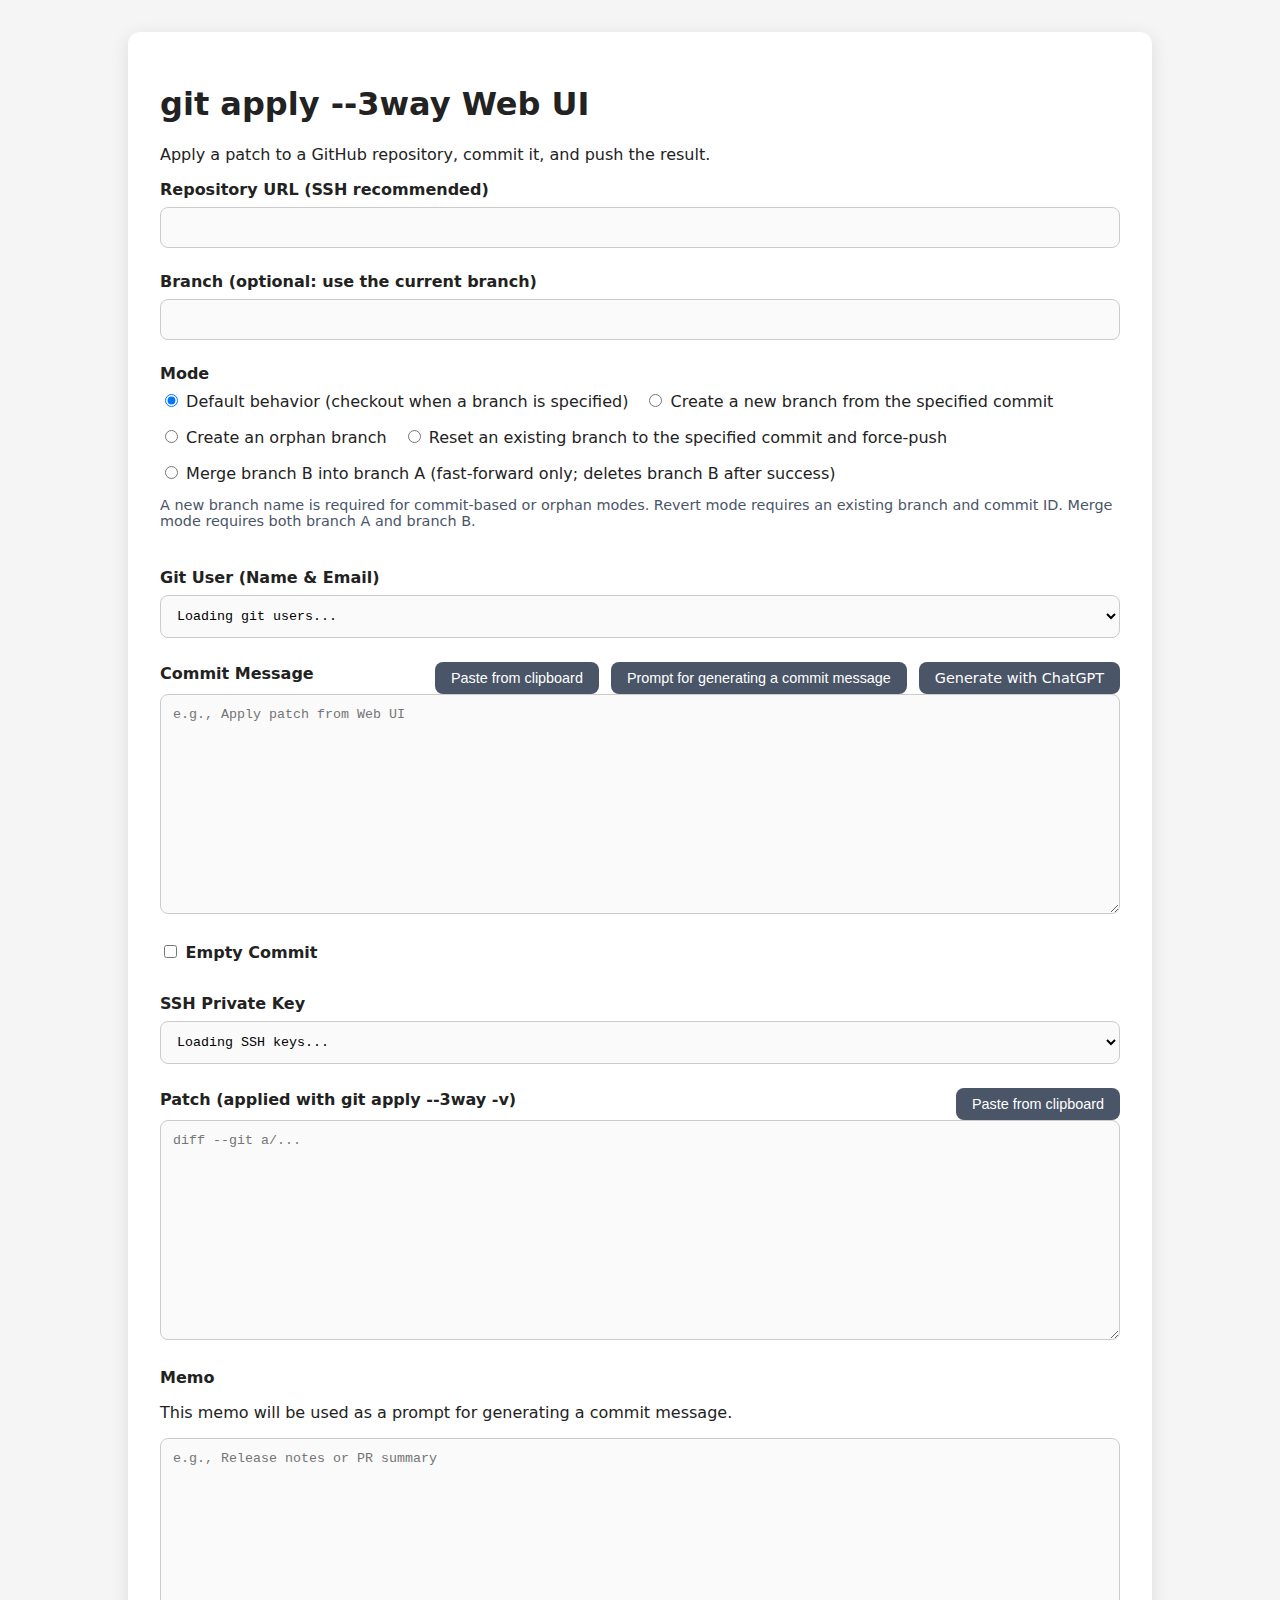
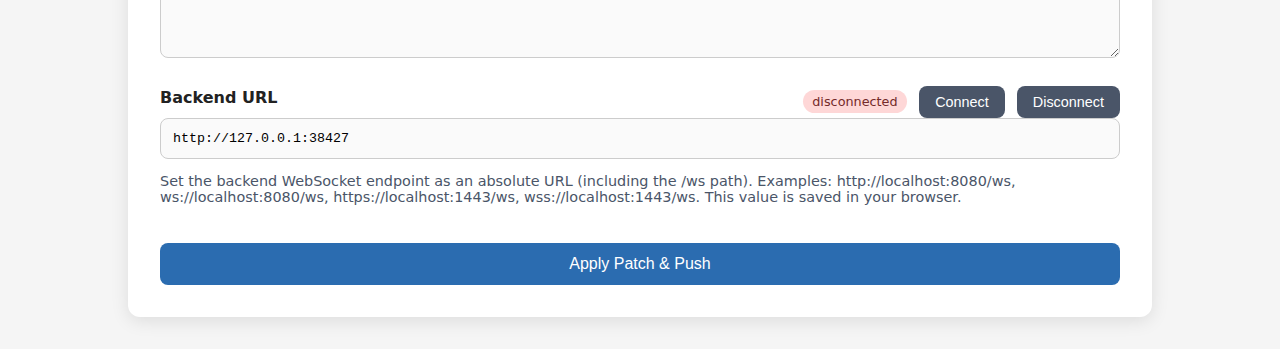
<file: frontend/index.html>
<!DOCTYPE html>
<html lang="en">
<head>
    <meta charset="utf-8">
    <title>git apply web ui</title>
    <style>
        body {
            font-family: system-ui, sans-serif;
            margin: 2rem;
            background: #f5f5f5;
            color: #222;
        }
        main {
            max-width: 960px;
            margin: 0 auto;
            background: #fff;
            padding: 2rem;
            border-radius: 12px;
            box-shadow: 0 4px 18px rgba(0,0,0,0.1);
        }
        form {
            display: grid;
            grid-template-columns: 1fr;
            gap: 1.5rem;
        }
        label {
            font-weight: 600;
            display: block;
            margin-bottom: 0.5rem;
        }
        input[type=text], textarea, select {
            width: 100%;
            box-sizing: border-box;
            padding: 0.75rem;
            border: 1px solid #ccc;
            border-radius: 8px;
            font-family: monospace;
            background: #fafafa;
        }
        textarea {
            min-height: 220px;
        }
        .button {
            padding: 0.75rem 1.5rem;
            background: #2b6cb0;
            color: #fff;
            border: none;
            border-radius: 8px;
            font-size: 1rem;
            cursor: pointer;
        }
        .button:hover {
            background: #2c5282;
        }
        .button.secondary {
            background: #4a5568;
            font-size: 0.9rem;
            padding: 0.5rem 1rem;
        }
        .button.secondary:hover {
            background: #2d3748;
        }
        .button:disabled {
            cursor: not-allowed;
            opacity: 0.6;
        }
        a.button,
        a.button:hover,
        a.button:visited,
        a.button:active {
          text-decoration: none;
        }
        .logs {
            margin-top: 2rem;
            padding: 1.5rem;
            border-radius: 10px;
            background: #1a202c;
            color: #edf2f7;
            box-shadow: inset 0 0 8px rgba(0,0,0,0.4);
        }
        .logs.success { border: 2px solid #48bb78; }
        .logs.failure { border: 2px solid #f56565; }
        .logs.neutral { border: 2px solid #a0aec0; }
        .logs pre {
            margin: 0;
            white-space: pre-wrap;
            overflow-wrap: anywhere;
            word-break: break-word;
        }
        .field-group {
            display: grid;
            grid-template-columns: repeat(auto-fit, minmax(240px, 1fr));
            gap: 1rem;
        }
        .toggle-group {
            display: flex;
            flex-wrap: wrap;
            gap: 1rem;
            align-items: center;
        }
        .toggle-group label {
            font-weight: 500;
            margin-bottom: 0;
        }
        .subtle {
            color: #4a5568;
            font-size: 0.9rem;
        }
        .hidden {
            display: none;
        }
        .field-header {
            display: flex;
            align-items: center;
            justify-content: space-between;
            gap: 0.75rem;
        }
        .field-header-actions {
            display: flex;
            align-items: center;
            gap: 0.75rem;
            margin-left: auto;
            flex-wrap: wrap;
            justify-content: flex-end;
        }
        .status-pill {
            padding: 0.25rem 0.6rem;
            border-radius: 999px;
            font-size: 0.8rem;
            background: #e2e8f0;
            color: #2d3748;
        }
        .status-pill.connected {
            background: #c6f6d5;
            color: #22543d;
        }
        .status-pill.error {
            background: #fed7d7;
            color: #742a2a;
        }
        .modal {
            position: fixed;
            inset: 0;
            display: flex;
            align-items: center;
            justify-content: center;
            background: rgba(0, 0, 0, 0.45);
            padding: 1.5rem;
            z-index: 1000;
        }
        .modal.hidden {
            display: none;
        }
        .modal-content {
            background: #fff;
            border-radius: 16px;
            padding: 1.5rem 2rem;
            max-width: 420px;
            width: 100%;
            text-align: center;
            box-shadow: 0 20px 40px rgba(0, 0, 0, 0.25);
        }
        .modal-content.success {
            border-top: 6px solid #48bb78;
        }
        .modal-content.failure {
            border-top: 6px solid #f56565;
        }
        .modal-actions {
            margin-top: 1.5rem;
            display: flex;
            justify-content: center;
        }
        .modal-actions .button {
            min-width: 120px;
        }
    </style>
</head>
<body>
<main>
    <h1>git apply --3way Web UI</h1>
    <p>Apply a patch to a GitHub repository, commit it, and push the result.</p>
    <form method="post" action="/" id="apply_form" novalidate>
        <div>
            <div class="field-header">
                <label for="repository_url">Repository URL (SSH recommended)</label>
                <a class="button secondary hidden" id="open_repository" href="" target="_blank" rel="noopener">Open on GitHub</a>
            </div>
            <div class="field-group">
                <input type="text" id="repository_url" name="repository_url" required list="repository_history">
            </div>
            <datalist id="repository_history"></datalist>
        </div>
        <div id="branch_group">
            <label for="branch">Branch (optional: use the current branch)</label>
            <input type="text" id="branch" name="branch" list="branch_history">
            <datalist id="branch_history"></datalist>
        </div>
        <div>
            <label>Mode</label>
            <div class="toggle-group" role="radiogroup" aria-label="Mode">
                <label>
                    <input type="radio" name="branch_mode" value="default" checked>
                    Default behavior (checkout when a branch is specified)
                </label>
                <label>
                    <input type="radio" name="branch_mode" value="from_commit">
                    Create a new branch from the specified commit
                </label>
                <label>
                    <input type="radio" name="branch_mode" value="orphan">
                    Create an orphan branch
                </label>
                <label>
                    <input type="radio" name="branch_mode" value="revert_to_commit">
                    Reset an existing branch to the specified commit and force-push
                </label>
                <label>
                    <input type="radio" name="branch_mode" value="merge_branches">
                    Merge branch B into branch A (fast-forward only; deletes branch B after success)
                </label>
            </div>
            <p class="subtle">A new branch name is required for commit-based or orphan modes. Revert mode requires an existing branch and commit ID. Merge mode requires both branch A and branch B.</p>
        </div>
        <div id="new_branch_group" class="hidden">
            <label for="new_branch" id="new_branch_label">New Branch Name</label>
            <input type="text" id="new_branch" name="new_branch">
        </div>
        <div id="commit_id_group" class="hidden">
            <label for="base_commit" id="base_commit_label">Base Commit ID (e.g., a1b2c3d)</label>
            <input type="text" id="base_commit" name="base_commit">
        </div>
        <div id="git_user_group">
            <label for="git_user">Git User (Name &amp; Email)</label>
            <select id="git_user" name="git_user">
                <option value="">Loading git users...</option>
            </select>
        </div>
        <div id="commit_message_group">
            <div class="field-header">
                <label for="commit_message">Commit Message</label>
                <div class="field-header-actions">
                    <button type="button" class="button secondary" id="paste_commit_message" data-paste-target="commit_message">
                        Paste from clipboard
                    </button>
                    <button type="button" class="button secondary" id="copy_patch">
                        Prompt for generating a commit message
                    </button>
                    <a class="button secondary" id="open_chatgpt" href="#" target="_blank" rel="noopener noreferrer">
                        Generate with ChatGPT
                    </a>
                </div>
            </div>
            <textarea id="commit_message" name="commit_message" placeholder="e.g., Apply patch from Web UI"></textarea>
        </div>
        <div id="allow_empty_group">
            <label>
                <input type="checkbox" id="allow_empty_commit" name="allow_empty_commit" value="true">
                Empty Commit
            </label>
        </div>
        <div id="ssh_key_group">
            <label for="ssh_key_path">SSH Private Key</label>
            <select id="ssh_key_path" name="ssh_key_path">
                <option value="">Loading SSH keys...</option>
            </select>
        </div>
        <div id="patch_group">
            <div class="field-header">
                <label for="patch">Patch (applied with git apply --3way -v)</label>
                <button type="button" class="button secondary" id="paste_patch" data-paste-target="patch">
                    Paste from clipboard
                </button>
            </div>
            <textarea id="patch" name="patch" placeholder="diff --git a/..."></textarea>
        </div>
        <div id="pr_message_group">
            <label for="pr_message">Memo</label>
            <p>This memo will be used as a prompt for generating a commit message.</p>
            <textarea id="pr_message" name="pr_message" placeholder="e.g., Release notes or PR summary"></textarea>
        </div>
        <div>
            <div class="field-header">
                <label for="backend_url">Backend URL</label>
                <div class="field-header-actions">
                    <span id="backend_status" class="status-pill">disconnected</span>
                    <button type="button" class="button secondary" id="backend_apply">Connect</button>
                    <button type="button" class="button secondary" id="backend_disconnect">Disconnect</button>
                </div>
            </div>
            <div class="field-group">
                <input type="text" id="backend_url" name="backend_url" placeholder="http://localhost:8080/ws">
            </div>
            <p class="subtle">Set the backend WebSocket endpoint as an absolute URL (including the /ws path). Examples: http://localhost:8080/ws, ws://localhost:8080/ws, https://localhost:1443/ws, wss://localhost:1443/ws. This value is saved in your browser.</p>
        </div>
        <button type="button" class="button" id="submit_button">Apply Patch &amp; Push</button>
    </form>
    <section id="log_section" class="logs hidden">
        <div class="field-header">
            <h2 id="log_status">Logs</h2>
            <button type="button" class="button secondary" id="clear_logs">Clear logs</button>
        </div>
        <pre id="log_output"></pre>
    </section>
</main>
<div id="result_modal" class="modal hidden" role="dialog" aria-modal="true" aria-labelledby="result_title">
    <div class="modal-content" role="document">
        <h2 id="result_title">Request Complete</h2>
        <p id="result_message">Your request has finished.</p>
        <div class="modal-actions">
            <button type="button" class="button" id="result_close">Close</button>
        </div>
    </div>
</div>
<script>
    const form = document.getElementById("apply_form");
    const submitButton = document.getElementById("submit_button");
    const allowEmptyCommit = document.getElementById("allow_empty_commit");
    const patchField = document.getElementById("patch");
    const branchModeInputs = document.querySelectorAll("input[name='branch_mode']");
    const commitIdGroup = document.getElementById("commit_id_group");
    const commitIdField = document.getElementById("base_commit");
    const commitIdLabel = document.getElementById("base_commit_label");
    const branchGroup = document.getElementById("branch_group");
    const repositoryField = document.getElementById("repository_url");
    const branchField = document.getElementById("branch");
    const newBranchGroup = document.getElementById("new_branch_group");
    const newBranchField = document.getElementById("new_branch");
    const newBranchLabel = document.getElementById("new_branch_label");
    const gitUserGroup = document.getElementById("git_user_group");
    const commitMessageGroup = document.getElementById("commit_message_group");
    const allowEmptyGroup = document.getElementById("allow_empty_group");
    const patchGroup = document.getElementById("patch_group");
    const prMessageGroup = document.getElementById("pr_message_group");
    const gitUserField = document.getElementById("git_user");
    const commitMessageField = document.getElementById("commit_message");
    const prMessageField = document.getElementById("pr_message");
    const sshKeyField = document.getElementById("ssh_key_path");
    const openRepositoryButton = document.getElementById("open_repository");
    const pasteCommitMessageButton = document.getElementById("paste_commit_message");
    const pastePatchButton = document.getElementById("paste_patch");
    const openChatGPTButton = document.getElementById("open_chatgpt");
    const isClipboardPasteAvailable =
        typeof navigator !== "undefined" &&
        navigator.clipboard &&
        typeof navigator.clipboard.readText === "function";
    if (!isClipboardPasteAvailable) {
        [pasteCommitMessageButton, pastePatchButton].forEach((button) => {
            if (button) {
                button.classList.add("hidden");
            }
        });
    }
    const copyPatchButton = document.getElementById("copy_patch");
    const copyPatchBaseLabel = copyPatchButton ? copyPatchButton.textContent.trim() : "";
    const setCopyPatchButtonCopiedState = (copied) => {
        if (!copyPatchButton) {
            return;
        }
        copyPatchButton.dataset.copied = copied ? "true" : "false";
        copyPatchButton.textContent = copied ? copyPatchBaseLabel + " ✅" : copyPatchBaseLabel;
    };
    const toggleCommitMessageHelpers = () => {
        const shouldHide = allowEmptyCommit.checked;
        if (copyPatchButton) {
            copyPatchButton.classList.toggle("hidden", shouldHide);
        }
        if (openChatGPTButton) {
            openChatGPTButton.classList.toggle("hidden", shouldHide);
        }
    };
    const clearCopyPatchIndicatorIfPatchChanged = () => {
        if (!copyPatchButton || copyPatchButton.dataset.copied !== "true") {
            return;
        }
        if (patchField.value !== lastCopiedPatchValue) {
            setCopyPatchButtonCopiedState(false);
        }
    };
    setCopyPatchButtonCopiedState(false);
    const logSection = document.getElementById("log_section");
    const logOutput = document.getElementById("log_output");
    const logStatus = document.getElementById("log_status");
    const clearLogsButton = document.getElementById("clear_logs");
    const repositoryHistoryList = document.getElementById("repository_history");
    const branchHistoryList = document.getElementById("branch_history");
    const backendUrlField = document.getElementById("backend_url");
    const backendApplyButton = document.getElementById("backend_apply");
    const backendDisconnectButton = document.getElementById("backend_disconnect");
    const backendStatus = document.getElementById("backend_status");
    const resultModal = document.getElementById("result_modal");
    const resultTitle = document.getElementById("result_title");
    const resultMessage = document.getElementById("result_message");
    const resultCloseButton = document.getElementById("result_close");

    const REPOSITORY_STORAGE_KEY = "git-webui.repositories";
    const BRANCH_STORAGE_KEY = "git-webui.branches";
    const BACKEND_STORAGE_KEY = "git-webui.backendUrl";
    const DRAFT_STORAGE_KEY = "git-webui.draft";
    const MAX_STORED_VALUES = 10;
    let logSocket = null;
    let gitUserConfig = [];
    let draftSaveTimeout = null;
    let defaultGitUserIndex = null;
    let lastCopiedPatchValue = "";
    let manualDisconnect = false;
    const pendingWebSocketRequests = new Map();

    const parseGitHubRepository = (value) => {
        if (!value || typeof value !== "string") {
            return null;
        }
        const trimmed = value.trim();
        const match = trimmed.match(/^git@github\.com:([^/]+)\/(.+?)(?:\.git)?$/i);
        if (!match) {
            return null;
        }
        return { owner: match[1], repo: match[2] };
    };

    const encodeBranchForUrl = (branch) => encodeURIComponent(branch).replace(/%2F/g, "/");

    const updateRepositoryLinkButton = () => {
        if (!openRepositoryButton) {
            return;
        }
        const repoInfo = parseGitHubRepository(repositoryField.value);
        if (!repoInfo) {
            openRepositoryButton.classList.add("hidden");
            openRepositoryButton.removeAttribute("href");
            return;
        }
        const branchValue = branchField.value.trim();
        const branchSuffix = branchValue ? "/tree/" + encodeBranchForUrl(branchValue) : "";
        const url = "https://github.com/" + repoInfo.owner + "/" + repoInfo.repo + branchSuffix;
        openRepositoryButton.href = url;
        openRepositoryButton.classList.remove("hidden");
    };

    const updateBackendStatus = (state, message) => {
        if (!backendStatus) {
            return;
        }
        backendStatus.textContent = message;
        backendStatus.classList.remove("connected", "error");
        if (state === "connected") {
            backendStatus.classList.add("connected");
        }
        if (state === "error") {
            backendStatus.classList.add("error");
        }
    };

    const appendLogLine = (line) => {
        if (!logSection || !logOutput || !logStatus) {
            return;
        }
        logSection.classList.remove("hidden");
        logStatus.textContent = "Logs";
        logOutput.textContent += (logOutput.textContent ? "\n" : "") + line;
        logOutput.scrollTop = logOutput.scrollHeight;
    };

    const updateLogStatus = (success) => {
        if (!logSection || !logStatus) {
            return;
        }
        logSection.classList.remove("success", "failure", "neutral");
        if (success === true) {
            logSection.classList.add("success");
            logStatus.textContent = "Success";
        } else if (success === false) {
            logSection.classList.add("failure");
            logStatus.textContent = "Failure";
        } else {
            logSection.classList.add("neutral");
            logStatus.textContent = "Logs";
        }
    };

    const showResultModal = (success, message) => {
        if (!resultModal || !resultTitle || !resultMessage) {
            return;
        }
        const modalContent = resultModal.querySelector(".modal-content");
        if (modalContent) {
            modalContent.classList.remove("success", "failure");
            modalContent.classList.add(success ? "success" : "failure");
        }
        resultTitle.textContent = success ? "Request Succeeded" : "Request Failed";
        resultMessage.textContent = message;
        resultModal.classList.remove("hidden");
        if (resultCloseButton) {
            resultCloseButton.focus();
        }
    };

    const hideResultModal = () => {
        if (!resultModal) {
            return;
        }
        resultModal.classList.add("hidden");
    };

    const clearProcessingFields = () => {
        if (commitMessageField) {
            commitMessageField.value = "";
        }
        if (prMessageField) {
            prMessageField.value = "";
        }
        if (patchField) {
            patchField.value = "";
        }
        if (newBranchField) {
            newBranchField.value = "";
        }
        scheduleDraftSave();
    };

    const normalizeBackendUrl = (value) => {
        const trimmed = value.trim();
        return trimmed.replace(/\/+$/, "");
    };

    const getQueryParams = () => {
        const searchParams = new URLSearchParams(window.location.search);
        if ([...searchParams.keys()].length > 0) {
            return { params: searchParams, source: "search" };
        }
        if (window.location.hash.startsWith("#?")) {
            return { params: new URLSearchParams(window.location.hash.slice(2)), source: "hash" };
        }
        return { params: searchParams, source: "none" };
    };
    const { params: queryParams, source: querySource } = getQueryParams();
    const hasQueryParams = [...queryParams.keys()].length > 0;

    const getDefaultBackendUrl = () => normalizeBackendUrl(window.location.origin + "/ws");

    const getBackendUrl = () => {
        const stored = window.localStorage.getItem(BACKEND_STORAGE_KEY);
        return normalizeBackendUrl(stored || getDefaultBackendUrl());
    };

    const setBackendUrl = (value) => {
        const normalized = normalizeBackendUrl(value || getDefaultBackendUrl());
        window.localStorage.setItem(BACKEND_STORAGE_KEY, normalized);
        if (backendUrlField) {
            backendUrlField.value = normalized;
        }
        return normalized;
    };

    const connectWebSocket = () => {
        if (logSocket && logSocket.readyState === WebSocket.OPEN) {
            return;
        }
        const wsUrl = new URL(getBackendUrl());
        wsUrl.protocol = wsUrl.protocol === "https:" ? "wss:" : "ws:";
        logSocket = new WebSocket(wsUrl.toString());
        logSocket.addEventListener("open", () => {
            updateBackendStatus("connected", "connected");
        });
        logSocket.addEventListener("close", () => {
            pendingWebSocketRequests.forEach((handlers) => {
                handlers.reject(new Error("WebSocket closed before response."));
            });
            pendingWebSocketRequests.clear();
            if (manualDisconnect) {
                updateBackendStatus("", "disconnected");
                manualDisconnect = false;
                return;
            }
            updateBackendStatus("error", "disconnected");
        });
        logSocket.addEventListener("error", () => {
            updateBackendStatus("error", "error");
        });
        logSocket.addEventListener("message", (event) => {
            let payload;
            try {
                payload = JSON.parse(event.data);
            } catch (error) {
                appendLogLine(event.data);
                return;
            }
            if (payload.type === "log") {
                appendLogLine(payload.line);
            }
            if (payload.type === "complete") {
                updateLogStatus(payload.success);
                if (payload.success) {
                    clearProcessingFields();
                }
                showResultModal(
                    payload.success,
                    payload.success
                        ? "The request finished successfully."
                        : "The request finished, but there were errors. Review the logs for details.",
                );
            }
            if (payload.type === "error") {
                appendLogLine(payload.message);
                updateLogStatus(false);
                showResultModal(false, payload.message || "The request failed. Review the logs for details.");
            }
            if (payload.type === "config" && pendingWebSocketRequests.has(payload.request_id)) {
                const handlers = pendingWebSocketRequests.get(payload.request_id);
                pendingWebSocketRequests.delete(payload.request_id);
                handlers.resolve(payload.payload || {});
            }
            if (payload.type === "health" && pendingWebSocketRequests.has(payload.request_id)) {
                const handlers = pendingWebSocketRequests.get(payload.request_id);
                pendingWebSocketRequests.delete(payload.request_id);
                handlers.resolve(payload);
            }
        });
    };

    const requestOverWebSocket = async (type) => {
        await ensureWebSocketReady();
        if (!logSocket || logSocket.readyState !== WebSocket.OPEN) {
            throw new Error("WebSocket connection not ready.");
        }
        const requestId = (typeof crypto !== "undefined" && typeof crypto.randomUUID === "function")
            ? crypto.randomUUID()
            : String(Date.now()) + "-" + Math.random().toString(16).slice(2);
        return new Promise((resolve, reject) => {
            const timeout = window.setTimeout(() => {
                pendingWebSocketRequests.delete(requestId);
                reject(new Error(type + " request timed out"));
            }, 5000);
            pendingWebSocketRequests.set(requestId, {
                resolve: (payload) => {
                    window.clearTimeout(timeout);
                    resolve(payload);
                },
                reject: (error) => {
                    window.clearTimeout(timeout);
                    reject(error);
                },
            });
            logSocket.send(JSON.stringify({ type, request_id: requestId }));
        });
    };

    const readStoredValues = (key) => {
        try {
            const raw = window.localStorage.getItem(key);
            if (!raw) {
                return [];
            }
            const parsed = JSON.parse(raw);
            if (!Array.isArray(parsed)) {
                return [];
            }
            return parsed.filter((value) => typeof value === "string");
        } catch (error) {
            console.warn("Failed to read stored values", error);
            return [];
        }
    };

    const writeStoredValues = (key, values) => {
        window.localStorage.setItem(key, JSON.stringify(values));
    };

    const addStoredValue = (key, value) => {
        const trimmed = value.trim();
        if (!trimmed) {
            return readStoredValues(key);
        }
        const existing = readStoredValues(key);
        const nextValues = [trimmed, ...existing.filter((item) => item !== trimmed)].slice(0, MAX_STORED_VALUES);
        writeStoredValues(key, nextValues);
        return nextValues;
    };

    const renderStoredOptions = (values, datalist) => {
        if (datalist) {
            datalist.innerHTML = values.map((value) => "<option value=\"" + value + "\"></option>").join("");
        }
    };

    const refreshStoredSelections = () => {
        renderStoredOptions(
            readStoredValues(REPOSITORY_STORAGE_KEY),
            repositoryHistoryList,
        );
        renderStoredOptions(
            readStoredValues(BRANCH_STORAGE_KEY),
            branchHistoryList,
        );
    };

    const persistStoredSelections = () => {
        const repoValues = addStoredValue(REPOSITORY_STORAGE_KEY, repositoryField.value);
        const branchValues = addStoredValue(BRANCH_STORAGE_KEY, branchField.value);
        renderStoredOptions(repoValues, repositoryHistoryList);
        renderStoredOptions(branchValues, branchHistoryList);
    };

    const readDraft = () => {
        try {
            const raw = window.localStorage.getItem(DRAFT_STORAGE_KEY);
            if (!raw) {
                return {};
            }
            const parsed = JSON.parse(raw);
            return parsed && typeof parsed === "object" ? parsed : {};
        } catch (error) {
            console.warn("Failed to read draft input", error);
            return {};
        }
    };

    const writeDraft = (draft) => {
        window.localStorage.setItem(DRAFT_STORAGE_KEY, JSON.stringify(draft));
    };

    const getSelectedBranchMode = () => {
        const selected = document.querySelector("input[name='branch_mode']:checked");
        return selected ? selected.value : "default";
    };

    const collectDraft = () => ({
        backend_url: backendUrlField ? backendUrlField.value : "",
        repository_url: repositoryField.value,
        branch: branchField.value,
        branch_mode: getSelectedBranchMode(),
        new_branch: newBranchField.value,
        base_commit: commitIdField.value,
        git_user: gitUserField.value,
        commit_message: commitMessageField.value,
        pr_message: prMessageField.value,
        allow_empty_commit: allowEmptyCommit.checked,
        ssh_key_path: sshKeyField.value,
        patch: patchField.value,
    });

    const defaultFormState = collectDraft();

    const applyDraftValue = (field, value) => {
        if (!field || value === undefined || value === null) {
            return;
        }
        field.value = value;
    };

    const applyDraft = (draft) => {
        if (!draft || typeof draft !== "object") {
            return;
        }
        if (backendUrlField && typeof draft.backend_url === "string") {
            backendUrlField.value = draft.backend_url;
        }
        applyDraftValue(repositoryField, draft.repository_url);
        applyDraftValue(branchField, draft.branch);
        if (typeof draft.branch_mode === "string") {
            branchModeInputs.forEach((input) => {
                input.checked = input.value === draft.branch_mode;
            });
        }
        applyDraftValue(newBranchField, draft.new_branch);
        applyDraftValue(commitIdField, draft.base_commit);
        applyDraftValue(gitUserField, draft.git_user);
        applyDraftValue(commitMessageField, draft.commit_message);
        applyDraftValue(prMessageField, draft.pr_message);
        if (typeof draft.allow_empty_commit === "boolean") {
            allowEmptyCommit.checked = draft.allow_empty_commit;
        }
        applyDraftValue(sshKeyField, draft.ssh_key_path);
        applyDraftValue(patchField, draft.patch);
        clearCopyPatchIndicatorIfPatchChanged();
        updateRepositoryLinkButton();
        updateChatGPTLink();
    };

    const scheduleDraftSave = () => {
        if (draftSaveTimeout) {
            window.clearTimeout(draftSaveTimeout);
        }
        draftSaveTimeout = window.setTimeout(() => {
            writeDraft(collectDraft());
        }, 200);
    };

    const ensureWebSocketReady = () => new Promise((resolve) => {
        if (logSocket && logSocket.readyState === WebSocket.OPEN) {
            resolve();
            return;
        }
        connectWebSocket();
        logSocket.addEventListener("open", () => resolve(), { once: true });
    });

    const sendFormOverWebSocket = async () => {
        await ensureWebSocketReady();
        const payload = Object.fromEntries(new FormData(form).entries());
        if (logSocket && logSocket.readyState === WebSocket.OPEN) {
            updateLogStatus(null);
            if (logOutput) {
                logOutput.textContent = "";
            }
            logSocket.send(JSON.stringify({ type: "submit", payload }));
        } else {
            appendLogLine("[client] WebSocket connection not ready.");
            updateLogStatus(false);
        }
    };

    const togglePatchRequired = () => {
        const hidePrMessage = allowEmptyCommit.checked;
        patchField.required = !allowEmptyCommit.checked;
        patchGroup.classList.toggle("hidden", allowEmptyCommit.checked);
        if (allowEmptyCommit.checked) {
            patchField.removeAttribute("name");
            patchField.setAttribute("disabled", "");
        } else {
            patchField.setAttribute("name", "patch");
            patchField.removeAttribute("disabled", "");
        }
        if (prMessageGroup) {
            prMessageGroup.classList.toggle("hidden", hidePrMessage);
        }
        if (prMessageField) {
            if (hidePrMessage) {
                prMessageField.setAttribute("disabled", "");
            } else {
                prMessageField.removeAttribute("disabled");
            }
        }
        if (pastePatchButton) {
            pastePatchButton.disabled = patchField.hasAttribute("disabled");
        }
        if (copyPatchButton) {
            copyPatchButton.disabled = patchField.hasAttribute("disabled");
        }
        if (patchField.hasAttribute("disabled")) {
            setCopyPatchButtonCopiedState(false);
        } else {
            clearCopyPatchIndicatorIfPatchChanged();
        }
        toggleCommitMessageHelpers();
    };

    const toggleCommitField = () => {
        const selectedMode = document.querySelector("input[name='branch_mode']:checked").value;
        const needsCommit = selectedMode === "from_commit" || selectedMode === "revert_to_commit";
        const needsNewBranch = selectedMode === "from_commit" || selectedMode === "orphan" || selectedMode === "merge_branches";
        const needsExistingBranch = selectedMode === "revert_to_commit" || selectedMode === "merge_branches";
        commitIdGroup.classList.toggle("hidden", !needsCommit);
        if (needsCommit) {
            commitIdField.removeAttribute("disabled");
            commitIdField.setAttribute("required", "");
            if (commitIdLabel) {
                commitIdLabel.textContent = selectedMode === "revert_to_commit"
                    ? "Commit ID to Reset Branch To (e.g., a1b2c3d)"
                    : "Base Commit ID (e.g., a1b2c3d)";
            }
        } else {
            commitIdField.setAttribute("disabled", "");
            commitIdField.removeAttribute("required");
        }
        newBranchGroup.classList.toggle("hidden", !needsNewBranch);
        if (needsNewBranch) {
            newBranchField.removeAttribute("disabled");
            newBranchField.setAttribute("required", "");
            branchField.setAttribute("disabled", "");
            if (newBranchLabel) {
                newBranchLabel.textContent = selectedMode === "merge_branches" ? "Branch B" : "New Branch Name";
            }
        } else {
            newBranchField.setAttribute("disabled", "");
            newBranchField.removeAttribute("required");
            if (newBranchLabel) {
                newBranchLabel.textContent = "New Branch Name";
            }
            if (!needsExistingBranch) {
                branchField.removeAttribute("disabled");
            }
        }
        const hideDetails = selectedMode === "from_commit" || selectedMode === "revert_to_commit";
        branchGroup.classList.toggle("hidden", !(selectedMode === "default" || needsExistingBranch));
        if (selectedMode === "default" || needsExistingBranch) {
            branchField.removeAttribute("disabled");
            if (needsExistingBranch) {
                branchField.setAttribute("required", "");
                if (selectedMode === "merge_branches") {
                    branchField.setAttribute("placeholder", "Branch A");
                } else {
                    branchField.setAttribute("placeholder", "");
                }
            } else {
                branchField.removeAttribute("required");
                branchField.setAttribute("placeholder", "");
            }
        } else {
            branchField.setAttribute("disabled", "");
            branchField.removeAttribute("required");
            branchField.setAttribute("placeholder", "");
        }
        const isMergeMode = selectedMode === "merge_branches";
        gitUserGroup.classList.toggle("hidden", hideDetails || isMergeMode);
        commitMessageGroup.classList.toggle("hidden", hideDetails || isMergeMode);
        prMessageGroup.classList.toggle("hidden", hideDetails || isMergeMode);
        allowEmptyGroup.classList.toggle("hidden", hideDetails || isMergeMode);
        patchGroup.classList.toggle("hidden", hideDetails || isMergeMode || allowEmptyCommit.checked);
        if (hideDetails || isMergeMode) {
            gitUserField.setAttribute("disabled", "");
            commitMessageField.setAttribute("disabled", "");
            prMessageField.setAttribute("disabled", "");
            allowEmptyCommit.setAttribute("disabled", "");
            patchField.setAttribute("disabled", "");
            if (pastePatchButton) {
                pastePatchButton.disabled = true;
            }
            if (copyPatchButton) {
                copyPatchButton.disabled = true;
            }
            setCopyPatchButtonCopiedState(false);
        } else {
            gitUserField.removeAttribute("disabled");
            commitMessageField.removeAttribute("disabled");
            prMessageField.removeAttribute("disabled");
            allowEmptyCommit.removeAttribute("disabled");
            togglePatchRequired();
        }
        if (pasteCommitMessageButton) {
            pasteCommitMessageButton.disabled = commitMessageField.hasAttribute("disabled");
        }
    };

    const resetSelect = (select, message) => {
        if (!select) {
            return;
        }
        select.innerHTML = "";
        const option = document.createElement("option");
        option.value = "";
        option.textContent = message;
        select.appendChild(option);
    };

    const normalizeRepository = (value) => {
        if (!value) {
            return "";
        }
        const trimmed = value.trim();
        if (!trimmed) {
            return "";
        }
        let normalized = trimmed;
        if (trimmed.includes("://")) {
            try {
                const url = new URL(trimmed);
                normalized = url.hostname + url.pathname;
            } catch (error) {
                normalized = trimmed;
            }
        } else {
            const scpMatch = trimmed.match(/^(?:[^@]+@)?([^:]+):(.+)$/);
            if (scpMatch) {
                normalized = scpMatch[1] + "/" + scpMatch[2];
            }
        }
        normalized = normalized.replace(/^\/+/, "").replace(/\/+$/, "");
        normalized = normalized.replace(/\.git$/i, "");
        return normalized.toLowerCase();
    };

    const getRepositoryName = (value) => {
        const normalized = normalizeRepository(value);
        if (!normalized) {
            return "";
        }
        const parts = normalized.split("/").filter(Boolean);
        return parts.length > 0 ? parts[parts.length - 1] : normalized;
    };

    const findDefaultGitUserIndexForRepo = (repositoryUrl) => {
        if (!repositoryUrl) {
            return null;
        }
        const repositoryName = getRepositoryName(repositoryUrl);
        if (!repositoryName) {
            return null;
        }
        for (let idx = 0; idx < gitUserConfig.length; idx += 1) {
            const entry = gitUserConfig[idx];
            const defaults = Array.isArray(entry.default_repositories) ? entry.default_repositories : [];
            for (const repoValue of defaults) {
                const defaultRepoName = getRepositoryName(repoValue);
                if (defaultRepoName && repositoryName.includes(defaultRepoName)) {
                    return idx;
                }
            }
        }
        return null;
    };

    const applyDefaultGitUserForRepository = () => {
        if (!gitUserField || gitUserField.hasAttribute("disabled")) {
            return;
        }
        const repoValue = repositoryField.value;
        const matchIndex = findDefaultGitUserIndexForRepo(repoValue);
        if (typeof matchIndex === "number") {
            gitUserField.value = String(matchIndex);
        } else if (repoValue && typeof defaultGitUserIndex === "number") {
            gitUserField.value = String(defaultGitUserIndex);
        }
    };

    const populateConfig = (payload) => {
        if (!payload) {
            return;
        }
        const sshKeys = Array.isArray(payload.ssh_keys) ? payload.ssh_keys : [];
        const gitUsers = Array.isArray(payload.git_users) ? payload.git_users : [];
        gitUserConfig = gitUsers;
        sshKeyField.innerHTML = "";
        if (sshKeys.length === 0) {
            resetSelect(sshKeyField, "(No SSH keys configured)");
        } else {
            sshKeys.forEach((entry, idx) => {
                const option = document.createElement("option");
                option.value = String(idx);
                option.textContent = entry.label || "Unknown Key";
                sshKeyField.appendChild(option);
            });
        }
        gitUserField.innerHTML = "";
        if (gitUsers.length === 0) {
            resetSelect(gitUserField, "(No Git users configured)");
        } else {
            gitUsers.forEach((entry, idx) => {
                const option = document.createElement("option");
                option.value = String(idx);
                option.textContent = entry.label || "Unknown User";
                gitUserField.appendChild(option);
            });
        }
        const defaultSshIndex = payload.default_ssh_key_index;
        if (typeof defaultSshIndex === "number" && sshKeys[defaultSshIndex]) {
            sshKeyField.value = String(defaultSshIndex);
        }
        defaultGitUserIndex = payload.default_git_user_index;
        if (typeof defaultGitUserIndex === "number" && gitUsers[defaultGitUserIndex]) {
            gitUserField.value = String(defaultGitUserIndex);
        } else {
            defaultGitUserIndex = null;
        }
        applyDefaultGitUserForRepository();
    };

    const fetchConfig = async () => {
        try {
            const healthPayload = await requestOverWebSocket("health");
            if (!healthPayload || healthPayload.status !== "ok") {
                throw new Error("Health check failed");
            }
            const payload = await requestOverWebSocket("config");
            populateConfig(payload);
            updateBackendStatus("connected", "connected");
        } catch (error) {
            console.error("Failed to load backend config", error);
            resetSelect(sshKeyField, "(Unable to load SSH keys)");
            resetSelect(gitUserField, "(Unable to load Git users)");
            updateBackendStatus("error", "config error");
        }
    };

    const applyBackend = () => {
        const backendUrl = setBackendUrl(backendUrlField.value);
        manualDisconnect = false;
        updateBackendStatus("", "connecting");
        if (logSocket && logSocket.readyState === WebSocket.OPEN) {
            manualDisconnect = true;
            logSocket.close();
        }
        connectWebSocket();
        fetchConfig();
        appendLogLine("[client] Using backend " + backendUrl);
    };

    const disconnectBackend = () => {
        manualDisconnect = true;
        if (logSocket && logSocket.readyState !== WebSocket.CLOSED) {
            logSocket.close();
        } else {
            manualDisconnect = false;
        }
        logSocket = null;
        updateBackendStatus("", "disconnected");
        appendLogLine("[client] Disconnected from backend");
    };

    allowEmptyCommit.addEventListener("change", togglePatchRequired);
    branchModeInputs.forEach((input) => {
        input.addEventListener("change", toggleCommitField);
    });
    if (repositoryField) {
        repositoryField.addEventListener("input", applyDefaultGitUserForRepository);
        repositoryField.addEventListener("change", applyDefaultGitUserForRepository);
        repositoryField.addEventListener("input", updateRepositoryLinkButton);
        repositoryField.addEventListener("change", updateRepositoryLinkButton);
    }
    if (branchField) {
        branchField.addEventListener("input", updateRepositoryLinkButton);
        branchField.addEventListener("change", updateRepositoryLinkButton);
    }
    if (openRepositoryButton) {
        openRepositoryButton.addEventListener("click", (event) => {
            if (!openRepositoryButton.getAttribute("href")) {
                event.preventDefault();
            }
        });
    }

    const clearLogs = () => {
        if (logOutput) {
            logOutput.textContent = "";
        }
        updateLogStatus(null);
    };

    const handleSubmit = (event) => {
        event.preventDefault();
        event.stopPropagation();
        clearLogs();
        persistStoredSelections();
        sendFormOverWebSocket();
    };

    if (submitButton) {
        submitButton.addEventListener("click", handleSubmit);
    }
    if (clearLogsButton) {
        clearLogsButton.addEventListener("click", clearLogs);
    }
    form.addEventListener("submit", handleSubmit);
    form.addEventListener("keydown", (event) => {
        if (event.key === "Enter" && event.target.tagName !== "TEXTAREA") {
            handleSubmit(event);
        }
    });

    const pasteFromClipboard = async (targetId) => {
        const target = document.getElementById(targetId);
        if (!target) {
            return;
        }
        try {
            const clipboardText = await navigator.clipboard.readText();
            target.value = clipboardText;
            target.focus();
            scheduleDraftSave();
            if (target === patchField) {
                clearCopyPatchIndicatorIfPatchChanged();
            }
            if (target === patchField || target === prMessageField) {
                updateChatGPTLink();
            }
        } catch (error) {
            console.error("Clipboard paste failed", error);
            alert("Unable to read from the clipboard. Please paste manually.");
        }
    };

    const patchCopyPrompt = 'You are a professional commit message generator. Based on the changes described after “---- Changes ----”, propose 2–5 English Git commit message candidates.\n\nOutput requirements:\n\n* It is preferable to follow the Conventional Commits format.\n* The body be a bulleted list (-) with about 0–5 lines.\n* Differentiate each candidate so that expressions and level of detail (short / standard / more detailed) do not overlap.\n* Output each candidate in a separate code block.\n\nEvaluation requirements:\n\n* Immediately after each candidate, always include (in English) a “Recommended adoption level” (⭐⭐⭐☆☆) and a “Reason” (English, 1–3 sentences).\n* In the reason, include perspectives on coverage of the changes, clarity, conformity to Conventional Commits, and future searchability (appropriateness of scope/type).\n\n---- Changes ----\n\n\n';
    const buildGeneratedAtComment = () => {
        return "<!-- ignore this: generated at " + new Date().toISOString() + " -->";
    };

    const buildPatchPrompt = () => {
        if (!patchField || !prMessageField) {
            return "";
        }
        return (
            patchCopyPrompt +
            "\n" +
            prMessageField.value +
            "\n\n" +
            patchField.value +
            "\n\n" +
            buildGeneratedAtComment()
        );
    };

    const copyPatchToClipboard = async () => {
        if (!patchField) {
            return;
        }
        const clipboardText = buildPatchPrompt();
        let copySucceeded = false;
        try {
            const temporaryField = document.createElement("textarea");
            temporaryField.value = clipboardText;
            temporaryField.setAttribute("readonly", "");
            temporaryField.style.position = "absolute";
            temporaryField.style.left = "-9999px";
            document.body.appendChild(temporaryField);
            temporaryField.select();
            copySucceeded = document.execCommand("copy");
            document.body.removeChild(temporaryField);
        } catch (error) {
            console.warn("document.execCommand copy failed", error);
        }
        if (!copySucceeded) {
            try {
                await navigator.clipboard.writeText(clipboardText);
                copySucceeded = true;
            } catch (error) {
                console.error("Clipboard copy failed", error);
            }
        }
        if (!copySucceeded) {
            alert("Unable to copy the patch to the clipboard. Please copy manually.");
            setCopyPatchButtonCopiedState(false);
            return;
        }
        lastCopiedPatchValue = patchField.value;
        setCopyPatchButtonCopiedState(true);
    };

    const updateChatGPTLink = () => {
        if (!openChatGPTButton) {
            return;
        }
        const prompt = buildPatchPrompt();
        const isIOS =
            /iPad|iPhone|iPod/.test(navigator.userAgent) ||
            (navigator.platform === "MacIntel" && navigator.maxTouchPoints > 1);
        const urlBase = isIOS ? "chatgpt://chatgpt.com/?q=" : "https://chatgpt.com/#?q=";
        const url = urlBase + encodeURIComponent(prompt);
        openChatGPTButton.href = url;
    };

    const bindPasteButton = (button) => {
        if (!button) {
            return;
        }
        const targetId = button.getAttribute("data-paste-target");
        button.addEventListener("click", () => pasteFromClipboard(targetId));
    };

    bindPasteButton(pasteCommitMessageButton);
    bindPasteButton(pastePatchButton);
    if (copyPatchButton) {
        copyPatchButton.addEventListener("click", copyPatchToClipboard);
    }
    updateChatGPTLink();
    refreshStoredSelections();

    const prefillFromQueryParams = async () => {
        if (!hasQueryParams) {
            return;
        }
        applyDraft(defaultFormState);
        if (queryParams.has("repository_url")) {
            repositoryField.value = queryParams.get("repository_url") || "";
        }
        if (queryParams.has("branch")) {
            branchField.value = queryParams.get("branch") || "";
        }
        if (queryParams.has("branch_mode")) {
            const mode = queryParams.get("branch_mode") || "";
            branchModeInputs.forEach((input) => {
                input.checked = input.value === mode;
            });
        }
        if (queryParams.has("new_branch")) {
            newBranchField.value = queryParams.get("new_branch") || "";
        }
        if (queryParams.has("base_commit")) {
            commitIdField.value = queryParams.get("base_commit") || "";
        }
        if (queryParams.has("git_user")) {
            gitUserField.value = queryParams.get("git_user") || "";
        }
        if (queryParams.has("commit_message")) {
            commitMessageField.value = queryParams.get("commit_message") || "";
        }
        if (queryParams.has("pr_message")) {
            prMessageField.value = queryParams.get("pr_message") || "";
        }
        if (queryParams.has("allow_empty_commit")) {
            const allowEmptyValue = (queryParams.get("allow_empty_commit") || "").toLowerCase();
            allowEmptyCommit.checked = ["true", "1", "yes", "on"].includes(allowEmptyValue);
        }
        if (queryParams.has("ssh_key_path")) {
            sshKeyField.value = queryParams.get("ssh_key_path") || "";
        }
        if (queryParams.has("patch")) {
            const patchParam = queryParams.get("patch") || "";
            patchField.value = patchParam;
        }
        clearCopyPatchIndicatorIfPatchChanged();
        applyDefaultGitUserForRepository();
        updateRepositoryLinkButton();
        const cleanHash = querySource === "hash" ? "" : window.location.hash;
        const cleanUrl = window.location.pathname + cleanHash;
        window.history.pushState({}, "", cleanUrl);
    };

    if (backendApplyButton) {
        backendApplyButton.addEventListener("click", applyBackend);
    }
    if (backendDisconnectButton) {
        backendDisconnectButton.addEventListener("click", disconnectBackend);
    }

    if (resultCloseButton) {
        resultCloseButton.addEventListener("click", hideResultModal);
    }
    if (resultModal) {
        resultModal.addEventListener("click", (event) => {
            if (event.target === resultModal) {
                hideResultModal();
            }
        });
    }

    const initializeForm = async () => {
        const savedDraft = readDraft();
        if (!hasQueryParams) {
            applyDraft(savedDraft);
        }
        await prefillFromQueryParams();
        if (backendUrlField && !backendUrlField.value.trim()) {
            const storedBackend = window.localStorage.getItem(BACKEND_STORAGE_KEY);
            const draftBackend = typeof savedDraft.backend_url === "string" ? savedDraft.backend_url : "";
            backendUrlField.value = normalizeBackendUrl(storedBackend || draftBackend || getDefaultBackendUrl());
        }
        updateChatGPTLink();
        togglePatchRequired();
        toggleCommitField();
        scheduleDraftSave();
    };
    initializeForm();

    form.addEventListener("input", scheduleDraftSave);
    form.addEventListener("change", scheduleDraftSave);
    if (patchField) {
        patchField.addEventListener("input", clearCopyPatchIndicatorIfPatchChanged);
        patchField.addEventListener("input", updateChatGPTLink);
    }
    if (prMessageField) {
        prMessageField.addEventListener("input", updateChatGPTLink);
    }

    const startingBackend = backendUrlField && backendUrlField.value ? backendUrlField.value : getBackendUrl();
    const initialBackend = setBackendUrl(startingBackend);
    updateBackendStatus("", "connecting");
    if (backendUrlField) {
        backendUrlField.value = initialBackend;
    }
    connectWebSocket();
    fetchConfig();
</script>
</body>
</html>
</file>
